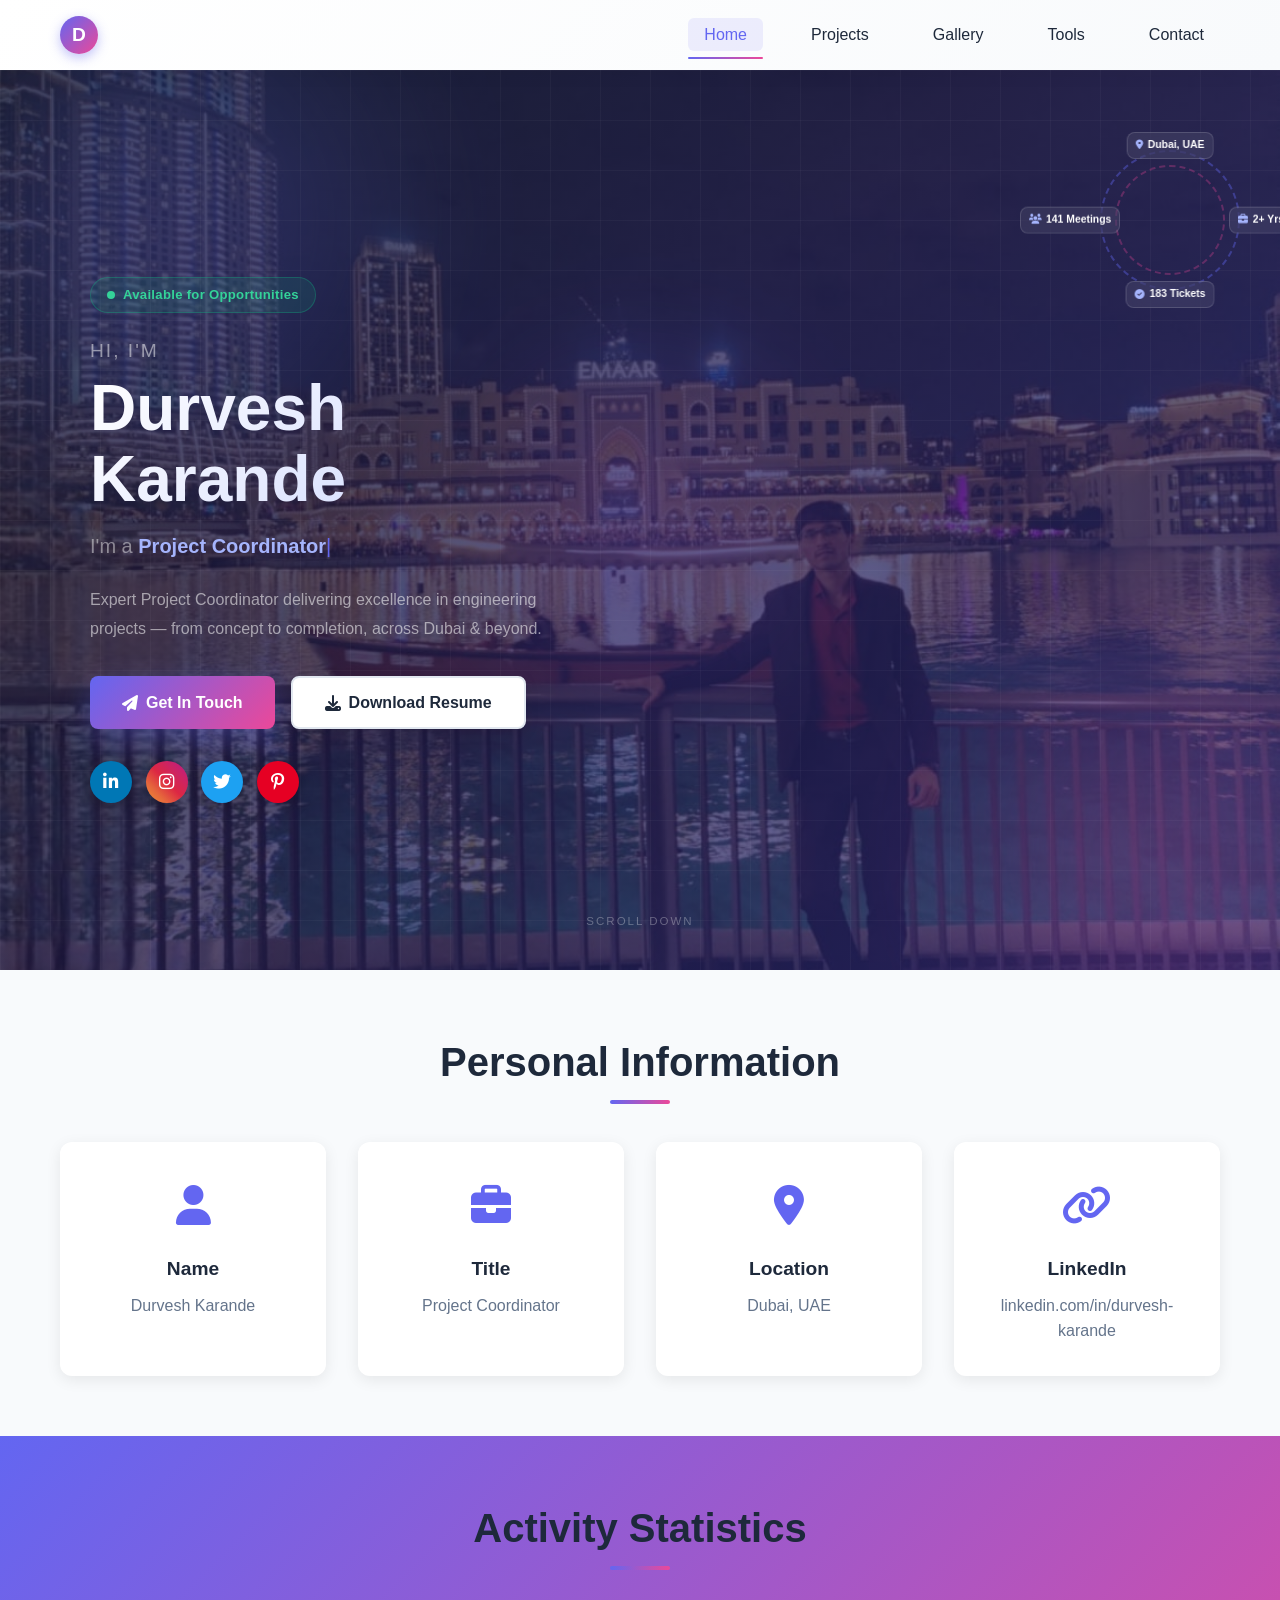
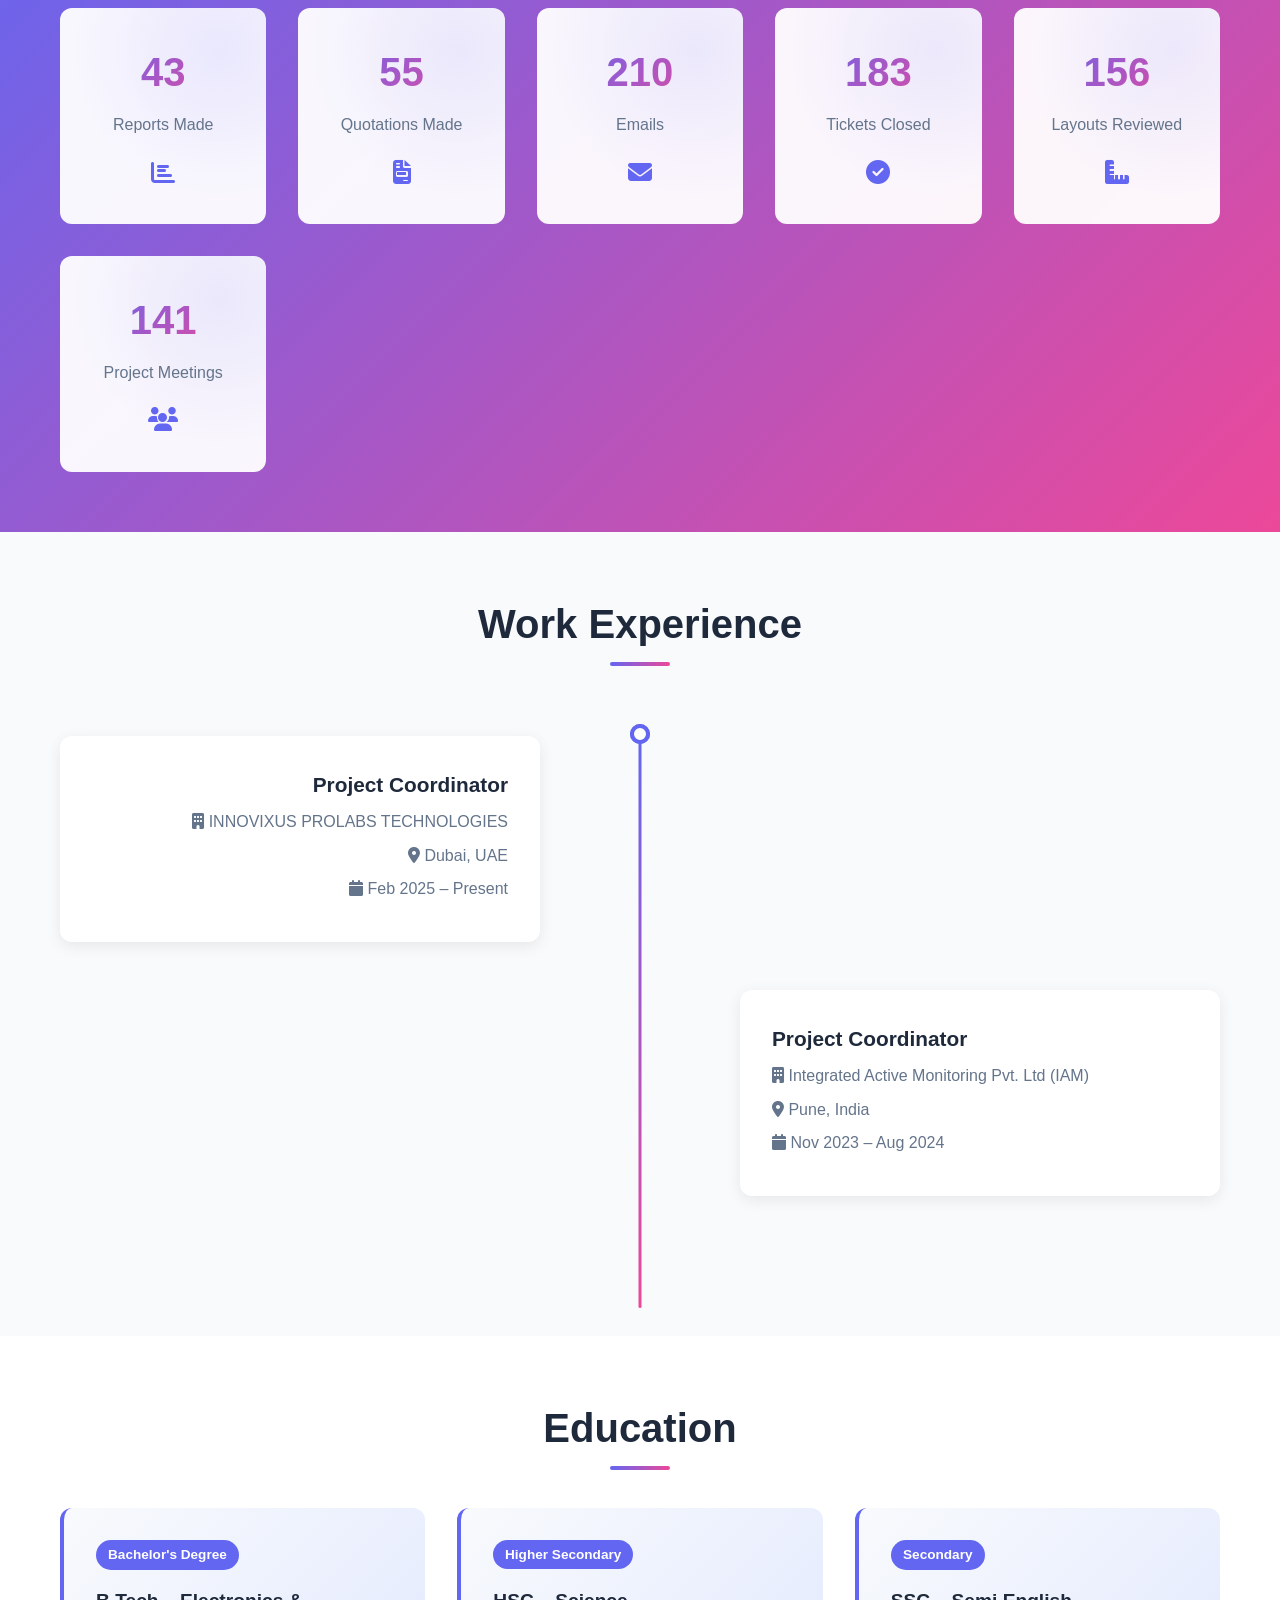
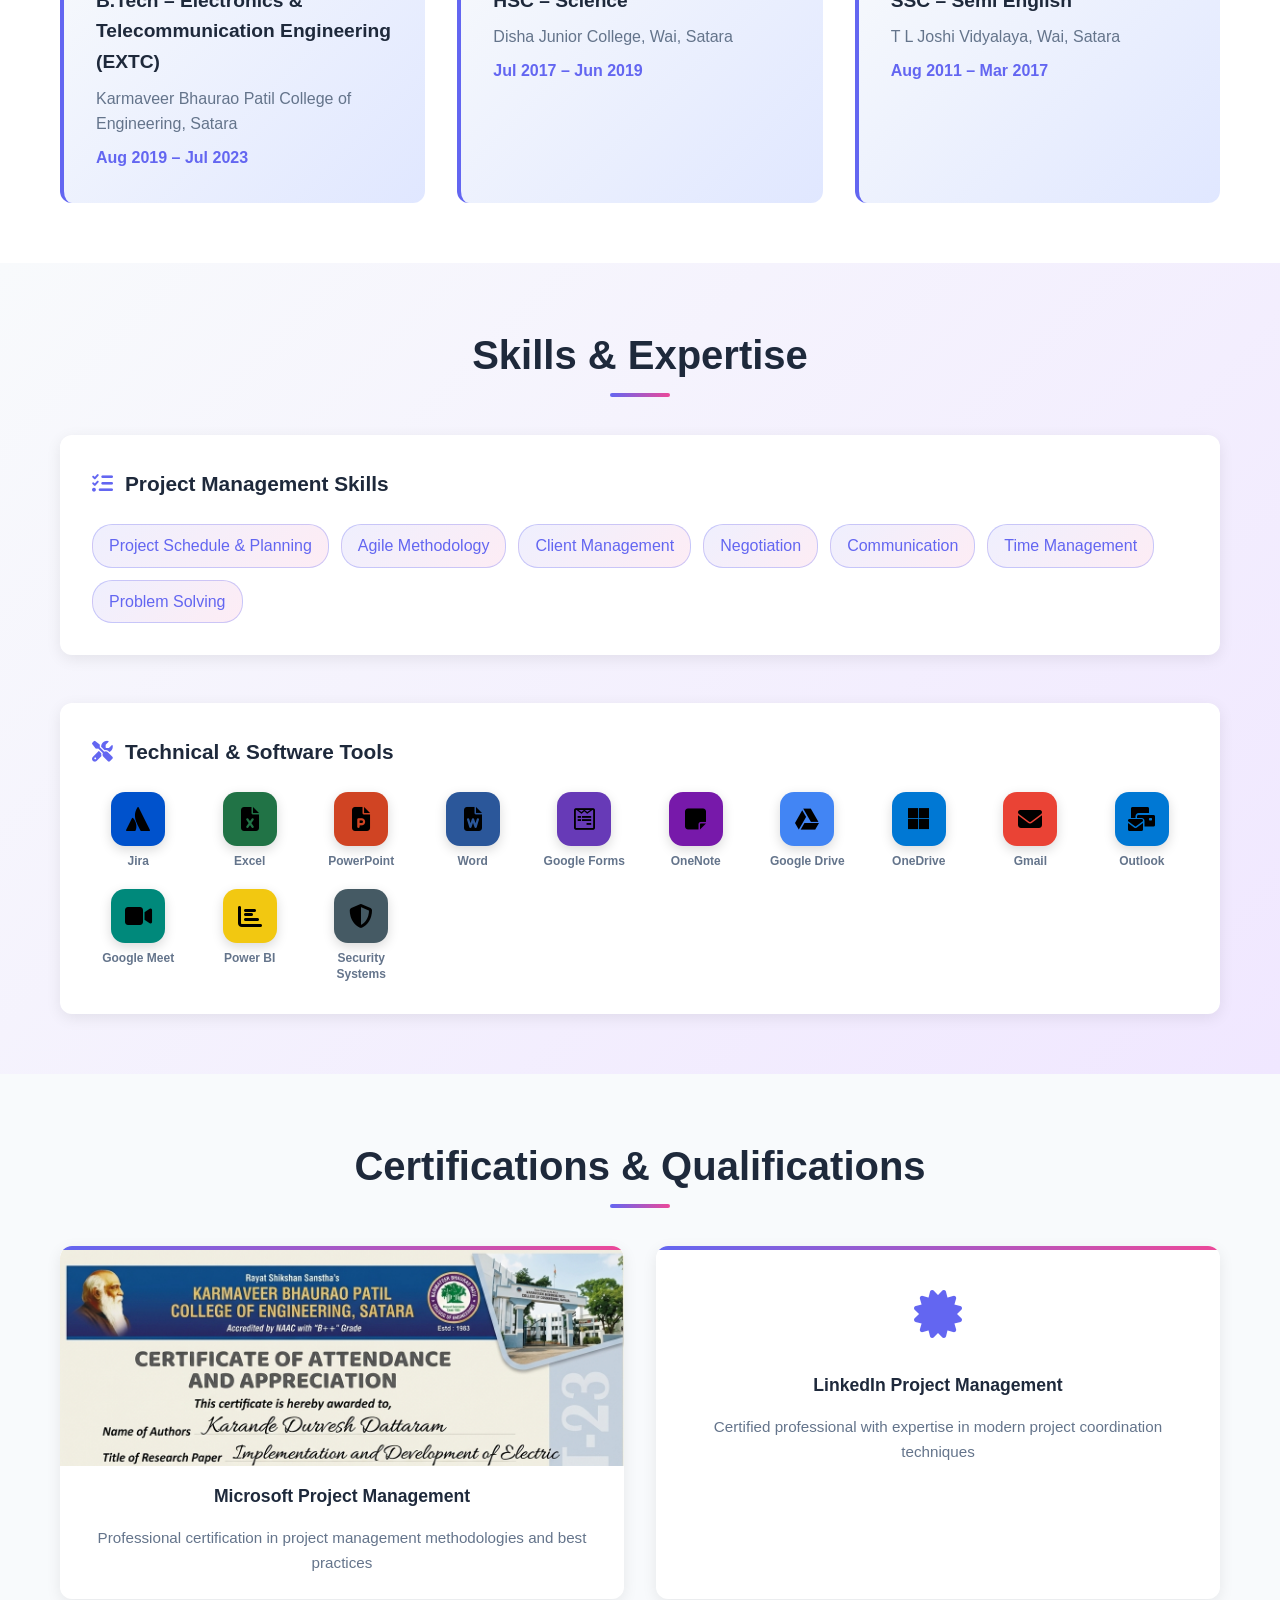
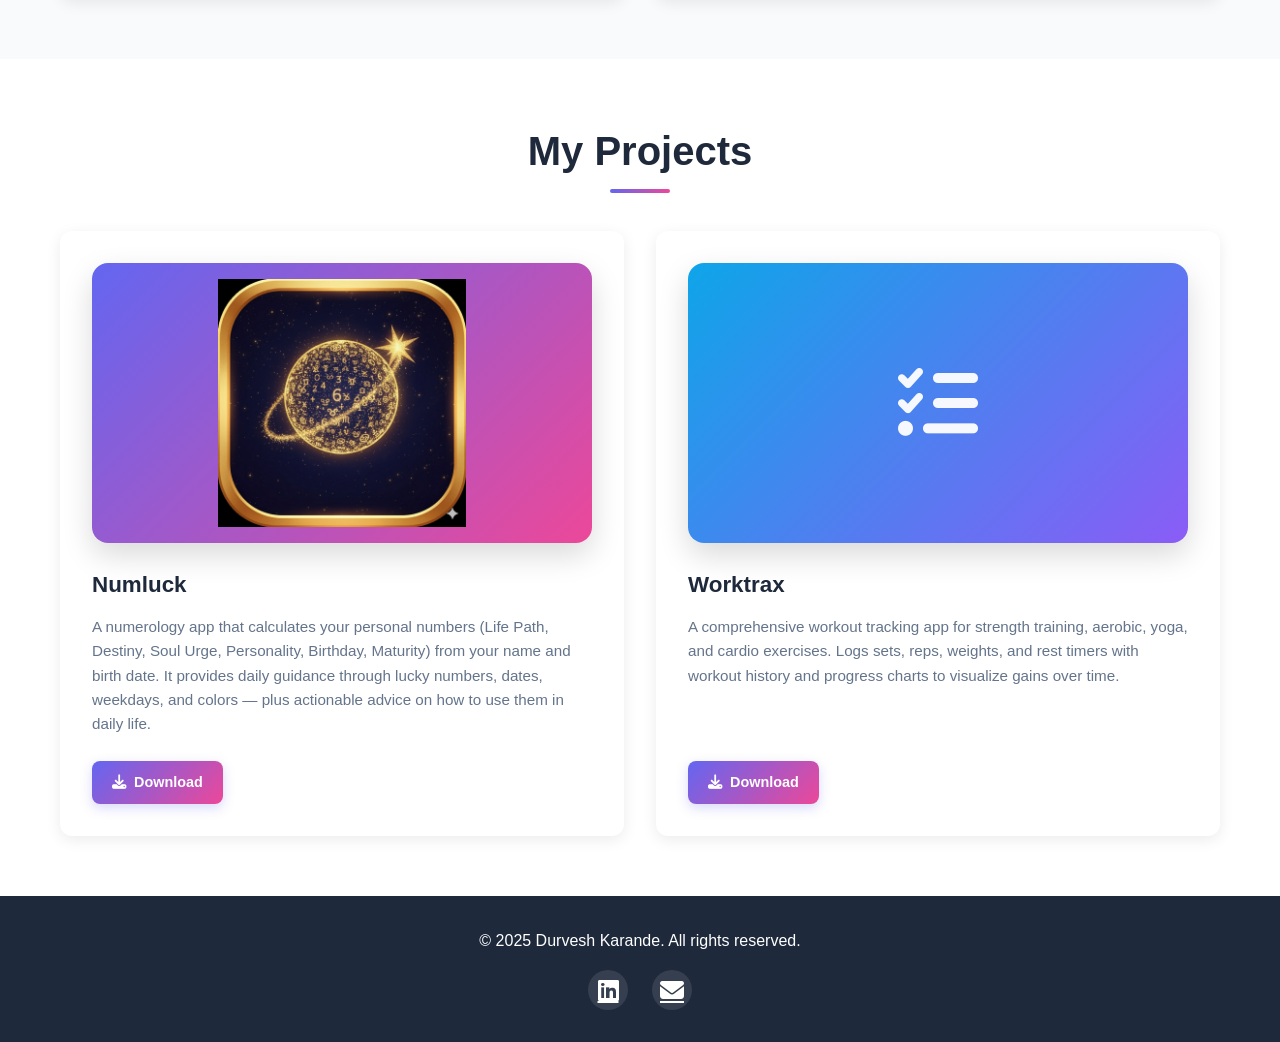
<file: index.html>
<!DOCTYPE html>
<html lang="en">
<head>
    <meta charset="UTF-8">
    <meta name="viewport" content="width=device-width, initial-scale=1.0">
    <title>Durvesh Karande - Project Coordinator Portfolio</title>
    <link rel="stylesheet" href="css/style.css">
    <link rel="stylesheet" href="https://cdnjs.cloudflare.com/ajax/libs/font-awesome/6.4.0/css/all.min.css">
</head>
<body>
    <!-- Navigation Bar -->
    <nav class="navbar">
        <div class="nav-container">
            <div class="logo">
                <span class="logo-icon">D</span>
            </div>
            <ul class="nav-menu">
                <li class="nav-item">
                    <a href="index.html" class="nav-link active">Home</a>
                </li>
                <li class="nav-item dropdown">
                    <a href="https://durvesh-karande.github.io/Worktrax/" class="nav-link">Projects</a>
                    <div class="dropdown-content">
                        <a href="https://durvesh-karande.github.io/Numluck/">Numluck - App</a>
                        <a href="https://durvesh-karande.github.io/Worktrax/">Worktrax - App</a>
                    </div>
                </li>
                <li class="nav-item">
                    <a href="gallery.html" class="nav-link">Gallery</a>
                </li>
                <li class="nav-item">
                    <a href="https://durvesh-karande.github.io/Tools-for-Fools/" class="nav-link" target="_blank" rel="noopener noreferrer">Tools</a>
                </li>
                <li class="nav-item">
                    <a href="contact.html" class="nav-link">Contact</a>
                </li>
            </ul>
            <div class="hamburger">
                <span></span>
                <span></span>
                <span></span>
            </div>
        </div>
    </nav>

    <!-- Hero Section -->
    <section class="hero">
        <!-- Animated background -->
        <div class="hero-bg">
            <div class="hero-blob blob-1"></div>
            <div class="hero-blob blob-2"></div>
            <div class="hero-blob blob-3"></div>
            <div class="hero-grid-overlay"></div>
        </div>

        <div class="hero-container">

            <!-- LEFT: Text Content -->
            <div class="hero-left">
                <div class="hero-available">
                    <span class="avail-dot"></span>
                    Available for Opportunities
                </div>

                <h1 class="hero-title">
                    <span class="hero-hi">Hi, I'm</span>
                    <span class="hero-name">Durvesh<br>Karande</span>
                </h1>

                <div class="hero-role-wrap">
                    <span class="role-prefix">I'm a </span>
                    <span class="hero-typed" id="heroTyped"></span><span class="hero-cursor">|</span>
                </div>

                <p class="hero-bio">Expert Project Coordinator delivering excellence in engineering projects — from concept to completion, across Dubai & beyond.</p>

                <div class="hero-buttons">
                    <a href="contact.html" class="btn btn-primary">
                        <i class="fas fa-paper-plane"></i> Get In Touch
                    </a>
                    <a href="images/Qulification Documents/Resume - Durvesh Karande .pdf" download class="btn btn-resume">
                        <i class="fas fa-download"></i> Download Resume
                    </a>
                </div>

                <div class="hero-social">
                    <a href="https://linkedin.com/in/durvesh-karande" target="_blank" class="hero-social-icon linkedin" title="LinkedIn">
                        <i class="fab fa-linkedin-in"></i>
                    </a>
                    <a href="https://www.instagram.com/durveshxo" target="_blank" rel="noopener noreferrer" class="hero-social-icon instagram" title="Instagram">
                        <i class="fab fa-instagram"></i>
                    </a>
                    <a href="https://x.com/Durvesh_23" target="_blank" rel="noopener noreferrer" class="hero-social-icon twitter" title="Twitter / X">
                        <i class="fab fa-twitter"></i>
                    </a>
                    <a href="https://in.pinterest.com/durveshkarande_23/" target="_blank" rel="noopener noreferrer" class="hero-social-icon pinterest" title="Pinterest">
                        <i class="fab fa-pinterest-p"></i>
                    </a>
                </div>
            </div>

        </div>

        <!-- Rings + floating stats in top-right corner -->
        <div class="hero-corner-widget">
            <div class="hero-visual">
                <div class="ring ring-1"></div>
                <div class="ring ring-2"></div>
                <div class="hcs-item hcs-top"><i class="fas fa-map-marker-alt"></i><span>Dubai, UAE</span></div>
                <div class="hcs-item hcs-right"><i class="fas fa-briefcase"></i><span>2+ Yrs Exp</span></div>
                <div class="hcs-item hcs-bottom"><i class="fas fa-check-circle"></i><span>183 Tickets</span></div>
                <div class="hcs-item hcs-left"><i class="fas fa-users"></i><span>141 Meetings</span></div>
            </div>
        </div>

        <!-- Scroll hint -->
        <div class="hero-scroll">
            <span>Scroll Down</span>
            <div class="scroll-line"></div>
        </div>
    </section>

    <!-- Personal Info Section -->
    <section class="section personal-info">
        <div class="container">
            <h2 class="section-title">Personal Information</h2>
            <div class="info-grid">
                <div class="info-card">
                    <div class="info-icon">
                        <i class="fas fa-user"></i>
                    </div>
                    <h3>Name</h3>
                    <p>Durvesh Karande</p>
                </div>
                <div class="info-card">
                    <div class="info-icon">
                        <i class="fas fa-briefcase"></i>
                    </div>
                    <h3>Title</h3>
                    <p>Project Coordinator</p>
                </div>
                <div class="info-card">
                    <div class="info-icon">
                        <i class="fas fa-map-marker-alt"></i>
                    </div>
                    <h3>Location</h3>
                    <p>Dubai, UAE</p>
                </div>
                <div class="info-card">
                    <div class="info-icon">
                        <i class="fas fa-link"></i>
                    </div>
                    <h3>LinkedIn</h3>
                    <a href="https://linkedin.com/in/durvesh-karande" target="_blank">linkedin.com/in/durvesh-karande</a>
                </div>
            </div>
        </div>
    </section>

    <!-- Activity Stats Section -->
    <section class="section activity-stats">
        <div class="container">
            <h2 class="section-title">Activity Statistics</h2>
            <div class="stats-grid">
                <div class="stat-card">
                    <div class="stat-number" data-target="43">0</div>
                    <div class="stat-label">Reports Made</div>
                    <div class="stat-icon"><i class="fas fa-chart-bar"></i></div>
                </div>
                <div class="stat-card">
                    <div class="stat-number" data-target="55">0</div>
                    <div class="stat-label">Quotations Made</div>
                    <div class="stat-icon"><i class="fas fa-file-invoice"></i></div>
                </div>
                <div class="stat-card">
                    <div class="stat-number" data-target="210">0</div>
                    <div class="stat-label">Emails</div>
                    <div class="stat-icon"><i class="fas fa-envelope"></i></div>
                </div>
                <div class="stat-card">
                    <div class="stat-number" data-target="183">0</div>
                    <div class="stat-label">Tickets Closed</div>
                    <div class="stat-icon"><i class="fas fa-check-circle"></i></div>
                </div>
                <div class="stat-card">
                    <div class="stat-number" data-target="156">0</div>
                    <div class="stat-label">Layouts Reviewed</div>
                    <div class="stat-icon"><i class="fas fa-ruler-combined"></i></div>
                </div>
                <div class="stat-card">
                    <div class="stat-number" data-target="141">0</div>
                    <div class="stat-label">Project Meetings</div>
                    <div class="stat-icon"><i class="fas fa-users"></i></div>
                </div>
            </div>
        </div>
    </section>

    <!-- Work Experience Section -->
    <section class="section work-experience">
        <div class="container">
            <h2 class="section-title">Work Experience</h2>
            <div class="timeline">
                <div class="timeline-item">
                    <div class="timeline-marker"></div>
                    <div class="timeline-content">
                        <h3>Project Coordinator</h3>
                        <p class="company"><i class="fas fa-building"></i> INNOVIXUS PROLABS TECHNOLOGIES</p>
                        <p class="location"><i class="fas fa-map-marker-alt"></i> Dubai, UAE</p>
                        <p class="duration"><i class="fas fa-calendar"></i> Feb 2025 – Present</p>
                    </div>
                </div>
                <div class="timeline-item">
                    <div class="timeline-marker"></div>
                    <div class="timeline-content">
                        <h3>Project Coordinator</h3>
                        <p class="company"><i class="fas fa-building"></i> Integrated Active Monitoring Pvt. Ltd (IAM)</p>
                        <p class="location"><i class="fas fa-map-marker-alt"></i> Pune, India</p>
                        <p class="duration"><i class="fas fa-calendar"></i> Nov 2023 – Aug 2024</p>
                    </div>
                </div>
            </div>
        </div>
    </section>

    <!-- Education Section -->
    <section class="section education">
        <div class="container">
            <h2 class="section-title">Education</h2>
            <div class="education-grid">
                <div class="education-card">
                    <div class="education-level">Bachelor's Degree</div>
                    <h3>B.Tech – Electronics & Telecommunication Engineering (EXTC)</h3>
                    <p class="institution">Karmaveer Bhaurao Patil College of Engineering, Satara</p>
                    <p class="period">Aug 2019 – Jul 2023</p>
                </div>
                <div class="education-card">
                    <div class="education-level">Higher Secondary</div>
                    <h3>HSC – Science</h3>
                    <p class="institution">Disha Junior College, Wai, Satara</p>
                    <p class="period">Jul 2017 – Jun 2019</p>
                </div>
                <div class="education-card">
                    <div class="education-level">Secondary</div>
                    <h3>SSC – Semi English</h3>
                    <p class="institution">T L Joshi Vidyalaya, Wai, Satara</p>
                    <p class="period">Aug 2011 – Mar 2017</p>
                </div>
            </div>
        </div>
    </section>

    <!-- Skills Section -->
    <section class="section skills">
        <div class="container">
            <h2 class="section-title">Skills & Expertise</h2>

            <div class="skills-container">
                <div class="skill-category">
                    <h3><i class="fas fa-tasks"></i> Project Management Skills</h3>
                    <div class="skill-tags">
                        <span class="skill-tag">Project Schedule & Planning</span>
                        <span class="skill-tag">Agile Methodology</span>
                        <span class="skill-tag">Client Management</span>
                        <span class="skill-tag">Negotiation</span>
                        <span class="skill-tag">Communication</span>
                        <span class="skill-tag">Time Management</span>
                        <span class="skill-tag">Problem Solving</span>
                    </div>
                </div>

                <div class="skill-category">
                    <h3><i class="fas fa-tools"></i> Technical & Software Tools</h3>
                    <div class="tools-icon-grid">
                        <div class="tool-icon-card">
                            <div class="tool-icon-wrap" style="background:#0052CC;">
                                <i class="fab fa-atlassian"></i>
                            </div>
                            <span>Jira</span>
                        </div>
                        <div class="tool-icon-card">
                            <div class="tool-icon-wrap" style="background:#217346;">
                                <i class="fas fa-file-excel"></i>
                            </div>
                            <span>Excel</span>
                        </div>
                        <div class="tool-icon-card">
                            <div class="tool-icon-wrap" style="background:#D04423;">
                                <i class="fas fa-file-powerpoint"></i>
                            </div>
                            <span>PowerPoint</span>
                        </div>
                        <div class="tool-icon-card">
                            <div class="tool-icon-wrap" style="background:#2B579A;">
                                <i class="fas fa-file-word"></i>
                            </div>
                            <span>Word</span>
                        </div>
                        <div class="tool-icon-card">
                            <div class="tool-icon-wrap" style="background:#673AB7;">
                                <i class="fab fa-wpforms"></i>
                            </div>
                            <span>Google Forms</span>
                        </div>
                        <div class="tool-icon-card">
                            <div class="tool-icon-wrap" style="background:#7719AA;">
                                <i class="fas fa-sticky-note"></i>
                            </div>
                            <span>OneNote</span>
                        </div>
                        <div class="tool-icon-card">
                            <div class="tool-icon-wrap" style="background:#4285F4;">
                                <i class="fab fa-google-drive"></i>
                            </div>
                            <span>Google Drive</span>
                        </div>
                        <div class="tool-icon-card">
                            <div class="tool-icon-wrap" style="background:#0078D4;">
                                <i class="fab fa-microsoft"></i>
                            </div>
                            <span>OneDrive</span>
                        </div>
                        <div class="tool-icon-card">
                            <div class="tool-icon-wrap" style="background:#EA4335;">
                                <i class="fas fa-envelope"></i>
                            </div>
                            <span>Gmail</span>
                        </div>
                        <div class="tool-icon-card">
                            <div class="tool-icon-wrap" style="background:#0078D4;">
                                <i class="fas fa-mail-bulk"></i>
                            </div>
                            <span>Outlook</span>
                        </div>
                        <div class="tool-icon-card">
                            <div class="tool-icon-wrap" style="background:#00897B;">
                                <i class="fas fa-video"></i>
                            </div>
                            <span>Google Meet</span>
                        </div>
                        <div class="tool-icon-card">
                            <div class="tool-icon-wrap" style="background:#F2C811;">
                                <i class="fas fa-chart-bar" style="color:#000;"></i>
                            </div>
                            <span>Power BI</span>
                        </div>
                        <div class="tool-icon-card">
                            <div class="tool-icon-wrap" style="background:#455A64;">
                                <i class="fas fa-shield-alt"></i>
                            </div>
                            <span>Security Systems</span>
                        </div>
                    </div>
                </div>
            </div>
        </div>
    </section>

    <!-- Certifications Section -->
    <section class="section certifications">
        <div class="container">
            <h2 class="section-title">Certifications & Qualifications</h2>
            <div class="certifications-grid">
                <div class="cert-card cert-card-img">
                    <a href="images/Qulification Documents/Project Certificate Clean.png" target="_blank" rel="noopener noreferrer">
                        <img src="images/Qulification Documents/Project Certificate Clean.png" alt="Microsoft Project Management Certificate" class="cert-image" />
                    </a>
                    <h3>Microsoft Project Management</h3>
                    <p>Professional certification in project management methodologies and best practices</p>
                </div>
                <div class="cert-card">
                    <div class="cert-icon">
                        <i class="fas fa-certificate"></i>
                    </div>
                    <h3>LinkedIn Project Management</h3>
                    <p>Certified professional with expertise in modern project coordination techniques</p>
                </div>
            </div>
        </div>
    </section>

    <!-- Projects Section -->
    <section class="section projects">
        <div class="container">
            <h2 class="section-title">My Projects</h2>
            <div class="projects-grid">
                <article class="project-card">
                    <div class="project-cover project-cover-numluck">
                        <img src="images/Projects/Numluck Icon.png" alt="Numluck app icon" class="project-cover-img" onerror="this.style.display='none'; this.nextElementSibling.style.display='block';">
                        <i class="fas fa-dice project-cover-icon" style="display:none;"></i>
                    </div>
                    <h3>Numluck</h3>
                    <p>A numerology app that calculates your personal numbers (Life Path, Destiny, Soul Urge, Personality, Birthday, Maturity) from your name and birth date. It provides daily guidance through lucky numbers, dates, weekdays, and colors — plus actionable advice on how to use them in daily life.</p>
                    <div class="project-actions">
                        <a href="#" class="project-action-btn" title="Download">
                            <i class="fas fa-download"></i>
                            <span>Download</span>
                        </a>
                    </div>
                </article>
                <article class="project-card">
                    <div class="project-cover project-cover-worktrax">
                        <i class="fas fa-tasks project-cover-icon"></i>
                    </div>
                    <h3>Worktrax</h3>
                    <p>A comprehensive workout tracking app for strength training, aerobic, yoga, and cardio exercises. Logs sets, reps, weights, and rest timers with workout history and progress charts to visualize gains over time.</p>
                    <div class="project-actions">
                        <a href="https://durvesh-karande.github.io/Worktrax/" target="_blank" rel="noopener noreferrer" class="project-action-btn" title="Download">
                            <i class="fas fa-download"></i>
                            <span>Download</span>
                        </a>
                    </div>
                </article>
            </div>
        </div>
    </section>

    <!-- Footer -->
    <footer class="footer">
        <div class="container">
            <p>&copy; 2025 Durvesh Karande. All rights reserved.</p>
            <div class="social-links">
                <a href="https://linkedin.com/in/durvesh-karande" target="_blank"><i class="fab fa-linkedin"></i></a>
                <a href="mailto:hello@durvesh.com"><i class="fas fa-envelope"></i></a>
            </div>
        </div>
    </footer>

    <script src="js/script.js"></script>
</body>
</html>
</file>
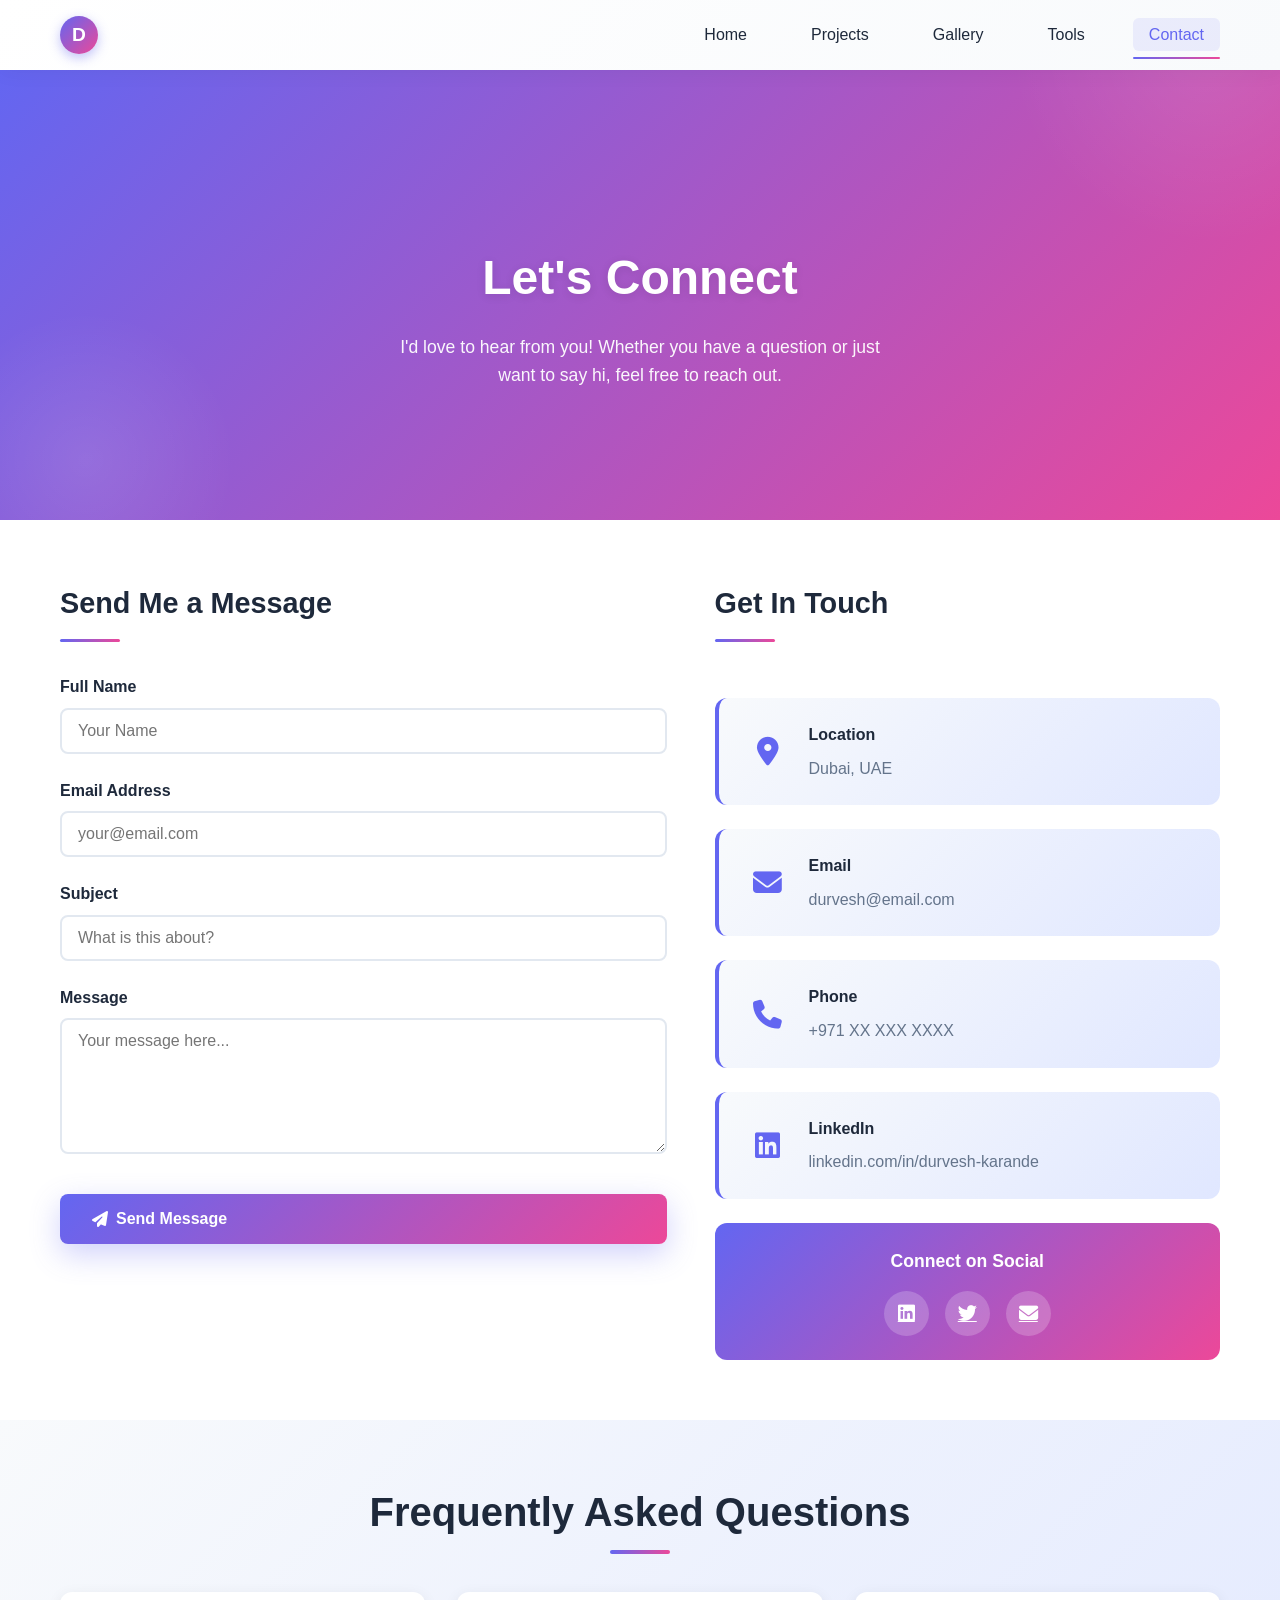
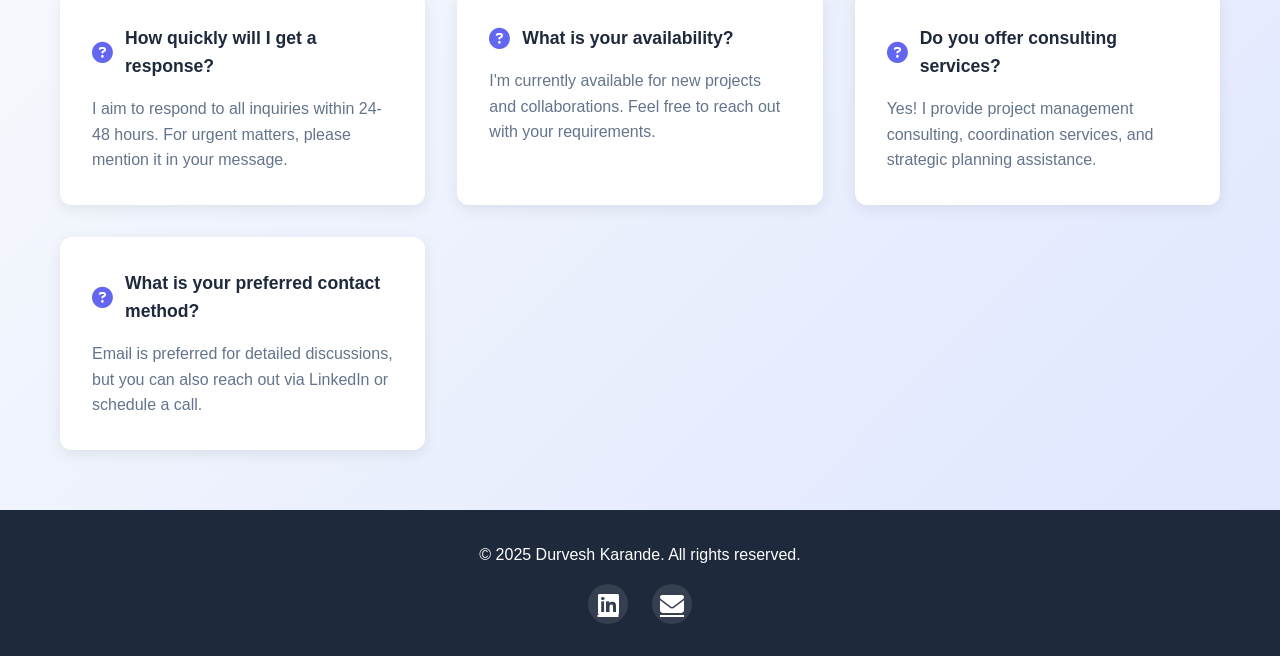
<file: contact.html>
<!DOCTYPE html>
<html lang="en">
<head>
    <meta charset="UTF-8">
    <meta name="viewport" content="width=device-width, initial-scale=1.0">
    <title>Contact - Durvesh Karande</title>
    <link rel="stylesheet" href="css/style.css">
    <link rel="stylesheet" href="https://cdnjs.cloudflare.com/ajax/libs/font-awesome/6.4.0/css/all.min.css">
</head>
<body>
    <!-- Navigation Bar -->
    <nav class="navbar">
        <div class="nav-container">
            <div class="logo">
                <span class="logo-icon">D</span>
            </div>
            <ul class="nav-menu">
                <li class="nav-item">
                    <a href="index.html" class="nav-link">Home</a>
                </li>
                <li class="nav-item dropdown">
                    <a href="https://durvesh-karande.github.io/Worktrax/" class="nav-link">Projects</a>
                    <div class="dropdown-content">
                        <a href="#">Numluck</a>
                        <a href="https://durvesh-karande.github.io/Worktrax/">Worktrax</a>
                    </div>
                </li>
                <li class="nav-item">
                    <a href="gallery.html" class="nav-link">Gallery</a>
                </li>
                <li class="nav-item">
                    <a href="https://durvesh-karande.github.io/Tools-for-Fools/" class="nav-link" target="_blank" rel="noopener noreferrer">Tools</a>
                </li>
                <li class="nav-item">
                    <a href="contact.html" class="nav-link active">Contact</a>
                </li>
            </ul>
            <div class="hamburger">
                <span></span>
                <span></span>
                <span></span>
            </div>
        </div>
    </nav>

    <!-- Hero Section -->
    <section class="contact-hero">
        <div class="contact-hero-content">
            <h1>Let's Connect</h1>
            <p>I'd love to hear from you! Whether you have a question or just want to say hi, feel free to reach out.</p>
        </div>
    </section>

    <!-- Contact Content Section -->
    <section class="section contact-section">
        <div class="container">
            <div class="contact-container">
                <!-- Contact Form -->
                <div class="contact-form-wrapper">
                    <h2>Send Me a Message</h2>
                    <form id="contactForm" class="contact-form">
                        <div class="form-group">
                            <label for="name">Full Name</label>
                            <input type="text" id="name" name="name" placeholder="Your Name" required>
                        </div>

                        <div class="form-group">
                            <label for="email">Email Address</label>
                            <input type="email" id="email" name="email" placeholder="your@email.com" required>
                        </div>

                        <div class="form-group">
                            <label for="subject">Subject</label>
                            <input type="text" id="subject" name="subject" placeholder="What is this about?" required>
                        </div>

                        <div class="form-group">
                            <label for="message">Message</label>
                            <textarea id="message" name="message" placeholder="Your message here..." rows="6" required></textarea>
                        </div>

                        <button type="submit" class="btn btn-primary contact-submit">
                            <i class="fas fa-paper-plane"></i> Send Message
                        </button>
                    </form>
                </div>

                <!-- Contact Info -->
                <div class="contact-info-wrapper">
                    <h2>Get In Touch</h2>

                    <div class="contact-info-card">
                        <div class="contact-info-icon">
                            <i class="fas fa-map-marker-alt"></i>
                        </div>
                        <div class="contact-info-content">
                            <h3>Location</h3>
                            <p>Dubai, UAE</p>
                        </div>
                    </div>

                    <div class="contact-info-card">
                        <div class="contact-info-icon">
                            <i class="fas fa-envelope"></i>
                        </div>
                        <div class="contact-info-content">
                            <h3>Email</h3>
                            <a href="mailto:durvesh@email.com">durvesh@email.com</a>
                        </div>
                    </div>

                    <div class="contact-info-card">
                        <div class="contact-info-icon">
                            <i class="fas fa-phone"></i>
                        </div>
                        <div class="contact-info-content">
                            <h3>Phone</h3>
                            <a href="tel:+971XXXXXXXXX">+971 XX XXX XXXX</a>
                        </div>
                    </div>

                    <div class="contact-info-card">
                        <div class="contact-info-icon">
                            <i class="fab fa-linkedin"></i>
                        </div>
                        <div class="contact-info-content">
                            <h3>LinkedIn</h3>
                            <a href="https://linkedin.com/in/durvesh-karande" target="_blank">linkedin.com/in/durvesh-karande</a>
                        </div>
                    </div>

                    <div class="social-links-contact">
                        <h3>Connect on Social</h3>
                        <div class="social-icons">
                            <a href="https://linkedin.com/in/durvesh-karande" target="_blank" title="LinkedIn">
                                <i class="fab fa-linkedin"></i>
                            </a>
                            <a href="https://twitter.com" target="_blank" title="Twitter">
                                <i class="fab fa-twitter"></i>
                            </a>
                            <a href="mailto:durvesh@email.com" title="Email">
                                <i class="fas fa-envelope"></i>
                            </a>
                        </div>
                    </div>
                </div>
            </div>
        </div>
    </section>

    <!-- FAQ Section -->
    <section class="section contact-faq">
        <div class="container">
            <h2 class="section-title">Frequently Asked Questions</h2>
            <div class="faq-grid">
                <div class="faq-item">
                    <h3><i class="fas fa-question-circle"></i> How quickly will I get a response?</h3>
                    <p>I aim to respond to all inquiries within 24-48 hours. For urgent matters, please mention it in your message.</p>
                </div>

                <div class="faq-item">
                    <h3><i class="fas fa-question-circle"></i> What is your availability?</h3>
                    <p>I'm currently available for new projects and collaborations. Feel free to reach out with your requirements.</p>
                </div>

                <div class="faq-item">
                    <h3><i class="fas fa-question-circle"></i> Do you offer consulting services?</h3>
                    <p>Yes! I provide project management consulting, coordination services, and strategic planning assistance.</p>
                </div>

                <div class="faq-item">
                    <h3><i class="fas fa-question-circle"></i> What is your preferred contact method?</h3>
                    <p>Email is preferred for detailed discussions, but you can also reach out via LinkedIn or schedule a call.</p>
                </div>
            </div>
        </div>
    </section>

    <!-- Footer -->
    <footer class="footer">
        <div class="container">
            <p>&copy; 2025 Durvesh Karande. All rights reserved.</p>
            <div class="social-links">
                <a href="https://linkedin.com/in/durvesh-karande" target="_blank"><i class="fab fa-linkedin"></i></a>
                <a href="mailto:durvesh@email.com"><i class="fas fa-envelope"></i></a>
            </div>
        </div>
    </footer>

    <script src="js/script.js"></script>
</body>
</html>
</file>
<file: css/style.css>
/* ===== Root Variables ===== */
:root {
    --primary-color: #6366f1;
    --secondary-color: #ec4899;
    --dark-bg: #0f172a;
    --light-bg: #f8fafc;
    --text-dark: #1e293b;
    --text-light: #64748b;
    --border-color: #e2e8f0;
    --success-color: #10b981;
    --transition: all 0.3s ease;
}

/* ===== Global Styles ===== */
* {
    margin: 0;
    padding: 0;
    box-sizing: border-box;
}

html {
    scroll-behavior: smooth;
}

body {
    font-family: 'Segoe UI', Tahoma, Geneva, Verdana, sans-serif;
    color: var(--text-dark);
    background-color: #fff;
    line-height: 1.6;
    overflow-x: hidden;
}

.container {
    max-width: 1200px;
    margin: 0 auto;
    padding: 0 20px;
}

/* ===== Navigation Bar ===== */
.navbar {
    position: sticky;
    top: 0;
    background: linear-gradient(135deg, #ffffff 0%, #f8fafc 100%);
    backdrop-filter: blur(10px);
    box-shadow: 0 2px 20px rgba(0, 0, 0, 0.05);
    z-index: 1000;
    padding: 1rem 0;
}

.nav-container {
    max-width: 1200px;
    margin: 0 auto;
    padding: 0 20px;
    display: flex;
    justify-content: space-between;
    align-items: center;
}

.logo {
    font-size: 1.4rem;
    font-weight: 700;
    background: linear-gradient(135deg, var(--primary-color), var(--secondary-color));
    -webkit-background-clip: text;
    -webkit-text-fill-color: transparent;
    background-clip: text;
    display: flex;
    align-items: center;
    gap: 10px;
}

.logo-icon {
    width: 38px;
    height: 38px;
    background: linear-gradient(135deg, var(--primary-color), var(--secondary-color));
    border-radius: 50%;
    display: flex;
    align-items: center;
    justify-content: center;
    font-size: 1.2rem;
    font-weight: 800;
    color: white;
    -webkit-text-fill-color: white;
    flex-shrink: 0;
    box-shadow: 0 4px 12px rgba(99, 102, 241, 0.4);
}

.nav-menu {
    display: flex;
    list-style: none;
    gap: 2rem;
    align-items: center;
}

.nav-item {
    position: relative;
}

.nav-link {
    text-decoration: none;
    color: var(--text-dark);
    font-weight: 500;
    padding: 0.5rem 1rem;
    border-radius: 6px;
    transition: var(--transition);
    position: relative;
}

.nav-link:hover,
.nav-link.active {
    color: var(--primary-color);
    background-color: rgba(99, 102, 241, 0.1);
}

.nav-link.active::after {
    content: '';
    position: absolute;
    bottom: -8px;
    left: 0;
    right: 0;
    height: 2px;
    background: linear-gradient(90deg, var(--primary-color), var(--secondary-color));
    border-radius: 2px;
}

/* Dropdown Menu */
.dropdown {
    position: relative;
}

.dropdown-content {
    display: none;
    position: absolute;
    background-color: white;
    min-width: 200px;
    box-shadow: 0 8px 32px rgba(0, 0, 0, 0.1);
    padding: 0.5rem 0;
    border-radius: 8px;
    top: 100%;
    left: 0;
    border-top: 3px solid var(--primary-color);
    animation: slideDown 0.3s ease;
}

@keyframes slideDown {
    from {
        opacity: 0;
        transform: translateY(-10px);
    }
    to {
        opacity: 1;
        transform: translateY(0);
    }
}

.dropdown:hover .dropdown-content {
    display: block;
}

.dropdown-content a {
    color: var(--text-dark);
    padding: 0.75rem 1.5rem;
    text-decoration: none;
    display: block;
    transition: var(--transition);
    border-left: 3px solid transparent;
}

.dropdown-content a:hover {
    background-color: rgba(99, 102, 241, 0.1);
    border-left-color: var(--primary-color);
    padding-left: 2rem;
}

.hamburger {
    display: none;
    flex-direction: column;
    cursor: pointer;
}

.hamburger span {
    width: 25px;
    height: 3px;
    background-color: var(--text-dark);
    margin: 5px 0;
    border-radius: 3px;
    transition: var(--transition);
}

/* ===== Hero Section ===== */
@keyframes fadeInUp {
    from { opacity: 0; transform: translateY(30px); }
    to   { opacity: 1; transform: translateY(0); }
}
@keyframes fadeInLeft {
    from { opacity: 0; transform: translateX(-40px); }
    to   { opacity: 1; transform: translateX(0); }
}
@keyframes fadeInRight {
    from { opacity: 0; transform: translateX(40px); }
    to   { opacity: 1; transform: translateX(0); }
}
@keyframes slideInRight {
    from { opacity: 0; transform: translateX(-50px); }
    to   { opacity: 1; transform: translateX(0); }
}
@keyframes slideInLeft {
    from { opacity: 0; transform: translateX(50px); }
    to   { opacity: 1; transform: translateX(0); }
}
@keyframes blobFloat {
    0%, 100% { transform: translate(0, 0) scale(1); }
    33%       { transform: translate(30px, -30px) scale(1.05); }
    66%       { transform: translate(-20px, 20px) scale(0.95); }
}
@keyframes rotateSlow {
    from { transform: rotate(0deg); }
    to   { transform: rotate(360deg); }
}
@keyframes rotateSlowReverse {
    from { transform: rotate(0deg); }
    to   { transform: rotate(-360deg); }
}
@keyframes floatCard {
    0%, 100% { transform: translateY(0); }
    50%       { transform: translateY(-8px); }
}
@keyframes cursorBlink {
    0%, 100% { opacity: 1; }
    50%       { opacity: 0; }
}
@keyframes scrollPulse {
    0%, 100% { height: 0; opacity: 1; }
    100%      { height: 40px; opacity: 0; }
}
@keyframes availPulse {
    0%, 100% { transform: scale(1); opacity: 1; }
    50%       { transform: scale(1.6); opacity: 0.4; }
}

.hero {
    position: relative;
    min-height: 100vh;
    display: flex;
    flex-direction: column;
    align-items: center;
    justify-content: center;
    overflow: hidden;
    background:
        linear-gradient(135deg, rgba(15,23,42,0.82) 0%, rgba(30,27,75,0.75) 45%, rgba(49,46,129,0.70) 100%),
        url('../images/Cover%20photo.jpg') 70% center / cover no-repeat;
    padding: 100px 20px 60px;
}

/* Background blobs */
.hero-bg {
    position: absolute;
    inset: 0;
    pointer-events: none;
    overflow: hidden;
}
.hero-blob {
    position: absolute;
    border-radius: 50%;
    filter: blur(80px);
    opacity: 0.25;
}
.blob-1 {
    width: 500px; height: 500px;
    background: radial-gradient(circle, #6366f1, transparent);
    top: -100px; left: -100px;
    animation: blobFloat 10s ease-in-out infinite;
}
.blob-2 {
    width: 400px; height: 400px;
    background: radial-gradient(circle, #ec4899, transparent);
    bottom: -80px; right: -80px;
    animation: blobFloat 13s ease-in-out infinite reverse;
}
.blob-3 {
    width: 300px; height: 300px;
    background: radial-gradient(circle, #8b5cf6, transparent);
    top: 50%; left: 50%;
    transform: translate(-50%, -50%);
    animation: blobFloat 8s ease-in-out infinite 2s;
}
.hero-grid-overlay {
    position: absolute; inset: 0;
    background-image:
        linear-gradient(rgba(255,255,255,0.03) 1px, transparent 1px),
        linear-gradient(90deg, rgba(255,255,255,0.03) 1px, transparent 1px);
    background-size: 50px 50px;
}

/* Main container */
.hero-container {
    position: relative;
    z-index: 10;
    display: flex;
    align-items: center;
    justify-content: center;
    gap: 5rem;
    max-width: 1100px;
    width: 100%;
}

/* LEFT side */
.hero-left {
    flex: 1;
    animation: fadeInLeft 0.9s ease both;
}

.hero-available {
    display: inline-flex;
    align-items: center;
    gap: 0.5rem;
    background: rgba(16,185,129,0.12);
    border: 1px solid rgba(16,185,129,0.3);
    color: #34d399;
    font-size: 0.82rem;
    font-weight: 600;
    padding: 0.4rem 1rem;
    border-radius: 50px;
    margin-bottom: 1.5rem;
    letter-spacing: 0.3px;
}
.avail-dot {
    width: 8px; height: 8px;
    background: #34d399;
    border-radius: 50%;
    animation: availPulse 2s ease-in-out infinite;
}

.hero-title {
    margin-bottom: 1rem;
}
.hero-hi {
    display: block;
    font-size: 1.2rem;
    font-weight: 500;
    color: rgba(255,255,255,0.5);
    letter-spacing: 2px;
    text-transform: uppercase;
    margin-bottom: 0.4rem;
}
.hero-name {
    display: block;
    font-size: 4rem;
    font-weight: 800;
    line-height: 1.1;
    background: linear-gradient(135deg, #fff 0%, #c7d2fe 50%, #f0abfc 100%);
    -webkit-background-clip: text;
    -webkit-text-fill-color: transparent;
    background-clip: text;
}

.hero-role-wrap {
    font-size: 1.25rem;
    color: rgba(255,255,255,0.6);
    margin-bottom: 1.5rem;
    font-weight: 400;
}
.role-prefix { color: rgba(255,255,255,0.45); }
.hero-typed {
    color: #a5b4fc;
    font-weight: 700;
}
.hero-cursor {
    color: #6366f1;
    font-weight: 300;
    animation: cursorBlink 0.8s step-end infinite;
}

.hero-bio {
    font-size: 1rem;
    color: rgba(255,255,255,0.55);
    max-width: 480px;
    line-height: 1.8;
    margin-bottom: 2rem;
}

.hero-buttons {
    display: flex;
    gap: 1rem;
    flex-wrap: wrap;
    margin-bottom: 2rem;
    animation: fadeInUp 0.8s ease 0.4s both;
}

.hero-social {
    display: flex;
    gap: 0.85rem;
    animation: fadeInUp 0.8s ease 0.6s both;
}
.hero-social-icon {
    width: 42px; height: 42px;
    border-radius: 50%;
    display: flex; align-items: center; justify-content: center;
    font-size: 1.1rem;
    color: white;
    text-decoration: none;
    transition: var(--transition);
    box-shadow: 0 4px 15px rgba(0,0,0,0.25);
}
.hero-social-icon.linkedin  { background: #0077b5; }
.hero-social-icon.instagram { background: linear-gradient(45deg,#f09433,#e6683c,#dc2743,#cc2366,#bc1888); }
.hero-social-icon.twitter   { background: #1da1f2; }
.hero-social-icon.pinterest { background: #e60023; }
.hero-social-icon:hover     { transform: translateY(-5px) scale(1.1); box-shadow: 0 8px 25px rgba(0,0,0,0.3); }

/* RIGHT side */
.hero-right {
    flex-shrink: 0;
    animation: fadeInRight 0.9s ease 0.2s both;
}

.hero-visual {
    position: relative;
    width: 340px; height: 340px;
    display: flex; align-items: center; justify-content: center;
}
.hero-corner-widget .hero-visual {
    width: 140px; height: 140px;
}

/* Rotating rings */
.ring {
    position: absolute;
    border-radius: 50%;
    border: 2px dashed rgba(99,102,241,0.4);
}
.ring-1 {
    width: 100%; height: 100%;
    animation: rotateSlow 12s linear infinite;
}
.ring-2 {
    width: 78%; height: 78%;
    border-color: rgba(236,72,153,0.3);
    animation: rotateSlowReverse 8s linear infinite;
}

/* Avatar */
.hero-avatar {
    width: 200px; height: 200px;
    background: linear-gradient(135deg, #6366f1 0%, #8b5cf6 50%, #ec4899 100%);
    border-radius: 50%;
    display: flex; align-items: center; justify-content: center;
    font-size: 100px;
    color: rgba(255,255,255,0.9);
    box-shadow:
        0 0 0 8px rgba(99,102,241,0.15),
        0 0 0 16px rgba(99,102,241,0.08),
        0 25px 60px rgba(99,102,241,0.4);
    z-index: 2;
}

/* Floating cards */
.hero-float-card {
    position: absolute;
    display: flex; align-items: center; gap: 0.5rem;
    background: rgba(255,255,255,0.08);
    backdrop-filter: blur(12px);
    border: 1px solid rgba(255,255,255,0.15);
    border-radius: 12px;
    padding: 0.5rem 0.9rem;
    font-size: 0.78rem;
    font-weight: 600;
    color: white;
    white-space: nowrap;
    z-index: 3;
    box-shadow: 0 8px 24px rgba(0,0,0,0.2);
}
.hero-float-card i { font-size: 0.85rem; color: #a5b4fc; }
.fc-1 { top: 145px; left: 20px;  animation: floatCard 3s ease-in-out infinite; }
.fc-2 { top: 145px; left: 26%;  animation: floatCard 3.5s ease-in-out infinite 0.5s; }
.fc-3 { top: 145px; left: 52%;  animation: floatCard 4s ease-in-out infinite 1s; }
.fc-4 { top: 145px; right: 20px; animation: floatCard 3.2s ease-in-out infinite 1.5s; }

/* Scroll hint */
/* Corner widget — rings + stats */
.hero-corner-widget {
    position: absolute;
    top: 80px;
    right: 40px;
    z-index: 10;
}
.hero-corner-widget .hero-visual {
    width: 140px;
    height: 140px;
}
.hcs-item {
    position: absolute;
    display: flex;
    align-items: center;
    gap: 5px;
    background: rgba(255,255,255,0.08);
    backdrop-filter: blur(10px);
    border: 1px solid rgba(255,255,255,0.15);
    border-radius: 8px;
    padding: 4px 8px;
    font-size: 0.65rem;
    font-weight: 600;
    color: white;
    white-space: nowrap;
    z-index: 3;
}
.hcs-item i { font-size: 0.62rem; color: #a5b4fc; }
.hcs-top    { top: -18px;  left: 50%; transform: translateX(-50%); animation: floatCard 3s ease-in-out infinite; }
.hcs-right  { top: 50%;   right: -75px; transform: translateY(-50%); animation: floatCard 3.5s ease-in-out infinite 0.5s; }
.hcs-bottom { bottom: -18px; left: 50%; transform: translateX(-50%); animation: floatCard 4s ease-in-out infinite 1s; }
.hcs-left   { top: 50%;   left: -80px; transform: translateY(-50%); animation: floatCard 3.2s ease-in-out infinite 1.5s; }

.hero-scroll {
    position: absolute;
    bottom: 2rem;
    left: 50%;
    transform: translateX(-50%);
    display: flex; flex-direction: column; align-items: center;
    gap: 0.5rem;
    color: rgba(255,255,255,0.3);
    font-size: 0.72rem;
    letter-spacing: 2px;
    text-transform: uppercase;
    z-index: 10;
}
.scroll-line {
    width: 1px;
    background: linear-gradient(to bottom, rgba(255,255,255,0.4), transparent);
    animation: scrollPulse 2s ease-in-out infinite;
}

/* Buttons override for dark hero */
.btn-primary {
    background: linear-gradient(135deg, #6366f1, #ec4899);
    color: white;
    box-shadow: 0 10px 30px rgba(99,102,241,0.35);
    border-radius: 50px;
    padding: 0.8rem 2rem;
}
.btn-primary:hover {
    transform: translateY(-3px);
    box-shadow: 0 15px 40px rgba(99,102,241,0.5);
}
.btn-resume {
    background: rgba(255,255,255,0.08);
    color: white;
    border: 1.5px solid rgba(255,255,255,0.25);
    border-radius: 50px;
    padding: 0.8rem 2rem;
    backdrop-filter: blur(8px);
}
.btn-resume:hover {
    background: white;
    color: #1e1b4b;
    border-color: white;
    transform: translateY(-3px);
    box-shadow: 0 8px 25px rgba(255,255,255,0.15);
}

.btn {
    padding: 0.75rem 2rem;
    border-radius: 8px;
    text-decoration: none;
    font-weight: 600;
    transition: var(--transition);
    border: none;
    cursor: pointer;
    display: inline-flex;
    align-items: center;
    gap: 0.5rem;
}

.btn-primary {
    background: linear-gradient(135deg, var(--primary-color), var(--secondary-color));
    color: white;
    box-shadow: 0 10px 30px rgba(99, 102, 241, 0.3);
}

.btn-primary:hover {
    transform: translateY(-3px);
    box-shadow: 0 15px 40px rgba(99, 102, 241, 0.4);
}

.btn-secondary {
    background-color: white;
    color: var(--primary-color);
    border: 2px solid var(--primary-color);
}

.btn-secondary:hover {
    background-color: rgba(99, 102, 241, 0.1);
    transform: translateY(-3px);
}

.btn-resume {
    background-color: white;
    color: var(--text-dark);
    border: 2px solid var(--border-color);
    box-shadow: 0 4px 15px rgba(0,0,0,0.08);
}

.btn-resume:hover {
    background-color: var(--text-dark);
    color: white;
    border-color: var(--text-dark);
    transform: translateY(-3px);
    box-shadow: 0 8px 25px rgba(0,0,0,0.15);
}

/* ===== Sections ===== */
.section {
    padding: 60px 20px;
}

.section-title {
    font-size: 2.5rem;
    font-weight: 700;
    text-align: center;
    margin-bottom: 3rem;
    position: relative;
    display: inline-block;
    width: 100%;
}

.section-title::after {
    content: '';
    position: absolute;
    bottom: -10px;
    left: 50%;
    transform: translateX(-50%);
    width: 60px;
    height: 4px;
    background: linear-gradient(90deg, var(--primary-color), var(--secondary-color));
    border-radius: 2px;
}

/* ===== Personal Info Section ===== */
.personal-info {
    background-color: var(--light-bg);
}

.info-grid {
    display: grid;
    grid-template-columns: repeat(auto-fit, minmax(250px, 1fr));
    gap: 2rem;
}

.info-card {
    background: white;
    padding: 2rem;
    border-radius: 12px;
    text-align: center;
    box-shadow: 0 4px 15px rgba(0, 0, 0, 0.08);
    transition: var(--transition);
    animation: scaleIn 0.6s ease;
}

@keyframes scaleIn {
    from {
        opacity: 0;
        transform: scale(0.9);
    }
    to {
        opacity: 1;
        transform: scale(1);
    }
}

.info-card:hover {
    transform: translateY(-10px);
    box-shadow: 0 10px 30px rgba(99, 102, 241, 0.2);
}

.info-icon {
    font-size: 2.5rem;
    color: var(--primary-color);
    margin-bottom: 1rem;
}

.info-card h3 {
    font-size: 1.2rem;
    margin-bottom: 0.5rem;
    color: var(--text-dark);
}

.info-card p,
.info-card a {
    color: var(--text-light);
    text-decoration: none;
}

.info-card a:hover {
    color: var(--primary-color);
    text-decoration: underline;
}

/* ===== Activity Stats Section ===== */
.activity-stats {
    background: linear-gradient(135deg, var(--primary-color) 0%, var(--secondary-color) 100%);
}

.stats-grid {
    display: grid;
    grid-template-columns: repeat(auto-fit, minmax(200px, 1fr));
    gap: 2rem;
}

.stat-card {
    background: rgba(255, 255, 255, 0.95);
    padding: 2rem;
    border-radius: 12px;
    text-align: center;
    position: relative;
    overflow: hidden;
    transition: var(--transition);
}

.stat-card::before {
    content: '';
    position: absolute;
    top: -50%;
    right: -50%;
    width: 300px;
    height: 300px;
    background: radial-gradient(circle, rgba(99, 102, 241, 0.1) 0%, transparent 70%);
    border-radius: 50%;
    transition: var(--transition);
}

.stat-card:hover::before {
    transform: translate(50%, 50%);
}

.stat-card:hover {
    transform: translateY(-10px);
    box-shadow: 0 15px 40px rgba(0, 0, 0, 0.15);
}

.stat-number {
    font-size: 2.5rem;
    font-weight: 700;
    background: linear-gradient(135deg, var(--primary-color), var(--secondary-color));
    -webkit-background-clip: text;
    -webkit-text-fill-color: transparent;
    background-clip: text;
    position: relative;
    z-index: 1;
}

.stat-label {
    font-size: 1rem;
    color: var(--text-light);
    margin-top: 0.5rem;
    position: relative;
    z-index: 1;
}

.stat-icon {
    font-size: 1.5rem;
    color: var(--primary-color);
    margin-top: 1rem;
    position: relative;
    z-index: 1;
}

/* ===== Work Experience Section ===== */
.work-experience {
    background-color: var(--light-bg);
}

.timeline {
    position: relative;
    padding: 2rem 0;
}

.timeline::before {
    content: '';
    position: absolute;
    left: 50%;
    transform: translateX(-50%);
    width: 3px;
    height: 100%;
    background: linear-gradient(180deg, var(--primary-color), var(--secondary-color));
    border-radius: 3px;
}

.timeline-item {
    margin-bottom: 3rem;
    width: calc(50% - 50px);
    animation: fadeInUp 0.6s ease;
}

.timeline-item:nth-child(odd) {
    margin-left: 0;
    text-align: right;
    padding-right: 50px;
}

.timeline-item:nth-child(even) {
    margin-left: auto;
    padding-left: 50px;
}

.timeline-marker {
    position: absolute;
    left: 50%;
    transform: translateX(-50%);
    width: 20px;
    height: 20px;
    background: white;
    border: 4px solid var(--primary-color);
    border-radius: 50%;
    top: 20px;
}

.timeline-content {
    background: white;
    padding: 2rem;
    border-radius: 12px;
    box-shadow: 0 4px 15px rgba(0, 0, 0, 0.08);
    transition: var(--transition);
}

.timeline-content:hover {
    box-shadow: 0 10px 30px rgba(99, 102, 241, 0.2);
    transform: translateY(-5px);
}

.timeline-content h3 {
    font-size: 1.3rem;
    color: var(--text-dark);
    margin-bottom: 0.5rem;
}

.timeline-content p {
    color: var(--text-light);
    margin-bottom: 0.5rem;
}

/* ===== Education Section ===== */
.education {
    background-color: white;
}

.education-grid {
    display: grid;
    grid-template-columns: repeat(auto-fit, minmax(280px, 1fr));
    gap: 2rem;
}

.education-card {
    background: linear-gradient(135deg, #f8fafc 0%, #e0e7ff 100%);
    padding: 2rem;
    border-radius: 12px;
    border-left: 4px solid var(--primary-color);
    transition: var(--transition);
}

.education-card:hover {
    transform: translateY(-8px);
    box-shadow: 0 15px 40px rgba(99, 102, 241, 0.2);
}

.education-level {
    display: inline-block;
    background: var(--primary-color);
    color: white;
    padding: 0.25rem 0.75rem;
    border-radius: 20px;
    font-size: 0.85rem;
    font-weight: 600;
    margin-bottom: 1rem;
}

.education-card h3 {
    font-size: 1.2rem;
    margin-bottom: 0.5rem;
    color: var(--text-dark);
}

.education-card .institution {
    color: var(--text-light);
    margin-bottom: 0.5rem;
}

.education-card .period {
    color: var(--primary-color);
    font-weight: 600;
}

/* ===== Skills Section ===== */
.skills {
    background: linear-gradient(135deg, var(--light-bg) 0%, #f0e7ff 100%);
}

.skills-container {
    display: grid;
    gap: 3rem;
}

.skill-category {
    background: white;
    padding: 2rem;
    border-radius: 12px;
    box-shadow: 0 4px 15px rgba(0, 0, 0, 0.08);
    transition: var(--transition);
}

.skill-category:hover {
    box-shadow: 0 10px 30px rgba(99, 102, 241, 0.15);
}

.skill-category h3 {
    font-size: 1.3rem;
    margin-bottom: 1.5rem;
    color: var(--text-dark);
    display: flex;
    align-items: center;
    gap: 0.75rem;
}

.skill-category i {
    color: var(--primary-color);
}

.skill-tags {
    display: flex;
    flex-wrap: wrap;
    gap: 0.75rem;
}

.skill-tag {
    background: linear-gradient(135deg, rgba(99, 102, 241, 0.1), rgba(236, 72, 153, 0.1));
    color: var(--primary-color);
    padding: 0.5rem 1rem;
    border-radius: 20px;
    font-weight: 500;
    border: 1px solid rgba(99, 102, 241, 0.3);
    transition: var(--transition);
}

.skill-tag:hover {
    background: linear-gradient(135deg, var(--primary-color), var(--secondary-color));
    color: white;
    transform: translateY(-3px);
}

.skills-table {
    display: grid;
    grid-template-columns: repeat(auto-fit, minmax(200px, 1fr));
    gap: 1.5rem;
}

.tools-icon-grid {
    display: grid;
    grid-template-columns: repeat(auto-fill, minmax(90px, 1fr));
    gap: 1.2rem;
}

.tool-icon-card {
    display: flex;
    flex-direction: column;
    align-items: center;
    gap: 0.5rem;
    cursor: default;
    transition: var(--transition);
}

.tool-icon-card:hover {
    transform: translateY(-5px);
}

.tool-icon-wrap {
    width: 54px;
    height: 54px;
    border-radius: 14px;
    display: flex;
    align-items: center;
    justify-content: center;
    font-size: 1.5rem;
    color: #000000;
    box-shadow: 0 4px 12px rgba(0,0,0,0.15);
    transition: var(--transition);
}

.tool-icon-wrap i {
    color: #000000 !important;
}

.tool-icon-card:hover .tool-icon-wrap {
    box-shadow: 0 8px 20px rgba(0,0,0,0.25);
    transform: scale(1.08);
}

.tool-icon-card span {
    font-size: 0.75rem;
    font-weight: 600;
    color: var(--text-light);
    text-align: center;
    line-height: 1.3;
}

.tool-group {
    background: linear-gradient(135deg, #f8fafc 0%, #e0e7ff 100%);
    padding: 1.5rem;
    border-radius: 8px;
    border-left: 3px solid var(--primary-color);
}

.tool-group h4 {
    font-size: 0.95rem;
    font-weight: 600;
    color: var(--text-dark);
    margin-bottom: 0.75rem;
}

.tool-group p {
    color: var(--text-light);
    font-size: 0.95rem;
}

/* ===== Certifications Section ===== */
.certifications {
    background-color: var(--light-bg);
}

.certifications-grid {
    display: grid;
    grid-template-columns: repeat(auto-fit, minmax(280px, 1fr));
    gap: 2rem;
}

.cert-card {
    background: white;
    padding: 2rem;
    border-radius: 12px;
    text-align: center;
    box-shadow: 0 4px 15px rgba(0, 0, 0, 0.08);
    transition: var(--transition);
    position: relative;
    overflow: hidden;
}

.cert-card::before {
    content: '';
    position: absolute;
    top: 0;
    left: 0;
    right: 0;
    height: 4px;
    background: linear-gradient(90deg, var(--primary-color), var(--secondary-color));
}

.cert-card:hover {
    transform: translateY(-10px);
    box-shadow: 0 15px 40px rgba(99, 102, 241, 0.2);
}

.cert-icon {
    font-size: 3rem;
    color: var(--primary-color);
    margin-bottom: 1rem;
}

.cert-card h3 {
    font-size: 1.1rem;
    margin-bottom: 1rem;
    color: var(--text-dark);
}

.cert-card p {
    color: var(--text-light);
    font-size: 0.95rem;
}

/* Certificate image card */
.cert-card-img {
    padding: 0;
}
.cert-image {
    width: 100%;
    height: 220px;
    object-fit: cover;
    object-position: center top;
    border-radius: 12px 12px 0 0;
    display: block;
}
.cert-card-img h3,
.cert-card-img p {
    padding: 0 1.5rem;
}
.cert-card-img h3 { padding-top: 1rem; }
.cert-card-img p  { padding-bottom: 1.5rem; }

/* ===== Blog Section ===== */
.blog {
    background: linear-gradient(135deg, #f8fafc 0%, #e0e7ff 100%);
}

.blog-grid {
    display: grid;
    grid-template-columns: repeat(auto-fit, minmax(300px, 1fr));
    gap: 2rem;
}

.blog-card {
    background: white;
    padding: 2rem;
    border-radius: 12px;
    box-shadow: 0 4px 15px rgba(0, 0, 0, 0.08);
    transition: var(--transition);
    animation: fadeInUp 0.6s ease;
}

.blog-card:hover {
    transform: translateY(-10px);
    box-shadow: 0 15px 40px rgba(99, 102, 241, 0.2);
}

.blog-cover {
    width: 100%;
    height: 240px;
    margin-bottom: 1.5rem;
    border-radius: 12px;
    overflow: hidden;
    box-shadow: 0 12px 30px rgba(0, 0, 0, 0.2);
    background: linear-gradient(135deg, #f5f7fa 0%, #c3cfe2 100%);
    display: flex;
    align-items: center;
    justify-content: center;
}

.book-cover-img {
    width: 100%;
    height: 100%;
    object-fit: cover;
    object-position: center;
    transition: var(--transition);
}

.blog-card:hover .book-cover-img {
    transform: scale(1.05);
}

.blog-icon {
    font-size: 2.5rem;
    color: var(--primary-color);
    margin-bottom: 1rem;
}

.blog-card h3 {
    font-size: 1.2rem;
    margin-bottom: 1rem;
    color: var(--text-dark);
    line-height: 1.5;
}

.blog-card p {
    color: var(--text-light);
    margin-bottom: 1.5rem;
    font-size: 0.95rem;
}

.blog-link {
    color: var(--primary-color);
    text-decoration: none;
    font-weight: 600;
    display: inline-flex;
    align-items: center;
    gap: 0.5rem;
    transition: var(--transition);
}

.blog-link:hover {
    gap: 1rem;
    color: var(--secondary-color);
}

/* ===== Projects Section ===== */
.projects-grid {
    display: grid;
    grid-template-columns: repeat(auto-fit, minmax(320px, 1fr));
    gap: 2rem;
}

.project-card {
    background: white;
    padding: 2rem;
    border-radius: 12px;
    box-shadow: 0 4px 15px rgba(0, 0, 0, 0.08);
    transition: var(--transition);
    animation: fadeInUp 0.6s ease;
    display: flex;
    flex-direction: column;
}

.project-card:hover {
    transform: translateY(-10px);
    box-shadow: 0 15px 40px rgba(99, 102, 241, 0.2);
}

.project-cover {
    width: 100%;
    aspect-ratio: 1 / 1;
    max-height: 280px;
    margin: 0 auto 1.5rem;
    border-radius: 16px;
    display: flex;
    align-items: center;
    justify-content: center;
    color: #fff;
    box-shadow: 0 12px 30px rgba(0, 0, 0, 0.15);
    overflow: hidden;
    position: relative;
    padding: 1rem;
}

.project-cover-img {
    max-width: 100%;
    max-height: 100%;
    width: auto;
    height: auto;
    object-fit: contain;
    display: block;
}

.project-cover-icon {
    font-size: 5rem;
    opacity: 0.95;
}

.project-cover-numluck {
    background: linear-gradient(135deg, #6366f1 0%, #ec4899 100%);
}

.project-cover-worktrax {
    background: linear-gradient(135deg, #0ea5e9 0%, #8b5cf6 100%);
}

.project-card h3 {
    font-size: 1.4rem;
    margin-bottom: 0.75rem;
    color: var(--text-dark);
}

.project-card p {
    color: var(--text-light);
    margin-bottom: 1.5rem;
    font-size: 0.95rem;
    line-height: 1.6;
}

.project-actions {
    display: flex;
    gap: 0.75rem;
    flex-wrap: wrap;
    margin-top: auto;
}

.project-action-btn {
    display: inline-flex;
    align-items: center;
    gap: 0.5rem;
    padding: 0.65rem 1.25rem;
    border-radius: 8px;
    font-weight: 600;
    font-size: 0.9rem;
    text-decoration: none;
    background: linear-gradient(135deg, var(--primary-color), var(--secondary-color));
    color: #fff;
    transition: var(--transition);
    box-shadow: 0 4px 12px rgba(99, 102, 241, 0.25);
}

.project-action-btn:hover {
    transform: translateY(-2px);
    box-shadow: 0 8px 20px rgba(99, 102, 241, 0.4);
}

/* ===== Gallery Section ===== */
.gallery {
    background: linear-gradient(135deg, #f8fafc 0%, #ede9fe 100%);
}

.gallery-filter {
    display: flex;
    gap: 0.75rem;
    flex-wrap: wrap;
    justify-content: center;
    margin-bottom: 2.5rem;
}

.filter-btn {
    padding: 0.5rem 1.4rem;
    border-radius: 50px;
    border: 2px solid var(--border-color);
    background: white;
    color: var(--text-light);
    font-weight: 600;
    font-size: 0.9rem;
    cursor: pointer;
    transition: var(--transition);
}

.filter-btn:hover,
.filter-btn.active {
    background: var(--primary-color);
    border-color: var(--primary-color);
    color: white;
}

.gallery-grid {
    display: grid;
    grid-template-columns: repeat(auto-fill, minmax(320px, 1fr));
    gap: 2rem;
}

.gallery-card {
    background: white;
    border-radius: 16px;
    overflow: hidden;
    box-shadow: 0 4px 20px rgba(0,0,0,0.07);
    transition: var(--transition);
}

.gallery-card:hover {
    transform: translateY(-8px);
    box-shadow: 0 16px 40px rgba(99,102,241,0.15);
}

.gallery-card.hidden { display: none; }

.gallery-thumb {
    height: 160px;
    display: flex;
    align-items: center;
    justify-content: center;
    position: relative;
    overflow: hidden;
}

.worktrax-thumb  { background: linear-gradient(135deg, #0d1117 0%, #00c896 100%); }
.numluck-thumb   { background: linear-gradient(135deg, #1e1b4b 0%, #7c3aed 100%); }
.innovixus-thumb { background: linear-gradient(135deg, #0f172a 0%, #0ea5e9 100%); }
.iam-thumb       { background: linear-gradient(135deg, #1a1a2e 0%, #e94560 100%); }
.ms-thumb        { background: linear-gradient(135deg, #0078d4 0%, #50e6ff 100%); }
.li-thumb        { background: linear-gradient(135deg, #0a66c2 0%, #00a0dc 100%); }

.thumb-inner {
    text-align: center;
    color: white;
}

.thumb-header {
    font-size: 1.2rem;
    font-weight: 800;
    margin-bottom: 0.75rem;
    display: flex;
    align-items: center;
    justify-content: center;
    gap: 0.5rem;
}

.thumb-tags {
    display: flex;
    gap: 0.5rem;
    flex-wrap: wrap;
    justify-content: center;
}

.thumb-tags span {
    background: rgba(255,255,255,0.2);
    padding: 0.25rem 0.7rem;
    border-radius: 20px;
    font-size: 0.75rem;
    font-weight: 600;
    backdrop-filter: blur(4px);
}

.gallery-card-info {
    padding: 1.4rem 1.5rem;
}

.gallery-card-info h3 {
    font-size: 1.1rem;
    font-weight: 700;
    color: var(--text-dark);
    margin-bottom: 0.5rem;
}

.gallery-card-info p {
    font-size: 0.88rem;
    color: var(--text-light);
    line-height: 1.6;
    margin-bottom: 1rem;
}

.gallery-link {
    display: inline-flex;
    align-items: center;
    gap: 0.4rem;
    color: var(--primary-color);
    font-weight: 600;
    font-size: 0.88rem;
    text-decoration: none;
    transition: var(--transition);
}

.gallery-link:hover { gap: 0.7rem; }

.gallery-badge {
    display: inline-flex;
    align-items: center;
    gap: 0.4rem;
    padding: 0.3rem 0.9rem;
    border-radius: 20px;
    font-size: 0.8rem;
    font-weight: 600;
}

.active-badge { background: #dcfce7; color: #16a34a; }
.past-badge   { background: #f1f5f9; color: var(--text-light); }
.cert-badge   { background: #ede9fe; color: var(--primary-color); }

/* ===== Footer ===== */
.footer {
    background: linear-gradient(135deg, #1e293b 0%, var(--text-dark) 100%);
    color: white;
    padding: 2rem 20px;
    text-align: center;
}

.footer .container {
    display: flex;
    flex-direction: column;
    gap: 1rem;
}

.social-links {
    display: flex;
    gap: 1.5rem;
    justify-content: center;
}

.social-links a {
    color: white;
    font-size: 1.5rem;
    transition: var(--transition);
    display: inline-flex;
    align-items: center;
    justify-content: center;
    width: 40px;
    height: 40px;
    border-radius: 50%;
    background: rgba(255, 255, 255, 0.1);
}

.social-links a:hover {
    background: var(--primary-color);
    transform: translateY(-5px);
}

/* ===== Responsive Design ===== */
@media (max-width: 768px) {
    .hamburger {
        display: flex;
    }

    .nav-menu {
        display: none;
    }

    .nav-menu.active {
        display: flex;
        position: absolute;
        top: 70px;
        left: 0;
        width: 100%;
        background: white;
        flex-direction: column;
        gap: 0;
        padding: 1rem;
    }

    .hero-title {
        font-size: 2.5rem;
    }

    .hero-subtitle {
        font-size: 1.2rem;
    }

    .section-title {
        font-size: 2rem;
    }

    .timeline::before {
        left: 10px;
    }

    .timeline-item {
        width: 100%;
        padding-left: 50px;
        text-align: left;
    }

    .timeline-item:nth-child(odd) {
        text-align: left;
        padding-right: 0;
        padding-left: 50px;
    }

    .timeline-item:nth-child(even) {
        padding-left: 50px;
        margin-left: 0;
    }

    .timeline-marker {
        left: 0;
    }

    .hero-buttons {
        flex-direction: column;
    }

    .btn {
        width: 100%;
        justify-content: center;
    }
}

/* ===== Contact Page Styles ===== */
.contact-hero {
    min-height: 50vh;
    display: flex;
    align-items: center;
    justify-content: center;
    background: linear-gradient(135deg, var(--primary-color) 0%, var(--secondary-color) 100%);
    color: white;
    padding: 80px 20px 40px;
    text-align: center;
    position: relative;
    overflow: hidden;
}

.contact-hero::before {
    content: '';
    position: absolute;
    top: -50%;
    right: -10%;
    width: 400px;
    height: 400px;
    background: radial-gradient(circle, rgba(255, 255, 255, 0.1) 0%, transparent 70%);
    border-radius: 50%;
}

.contact-hero::after {
    content: '';
    position: absolute;
    bottom: -20%;
    left: -5%;
    width: 300px;
    height: 300px;
    background: radial-gradient(circle, rgba(255, 255, 255, 0.1) 0%, transparent 70%);
    border-radius: 50%;
}

.contact-hero-content {
    position: relative;
    z-index: 1;
    animation: fadeInUp 0.8s ease;
}

.contact-hero h1 {
    font-size: 3rem;
    margin-bottom: 1rem;
    text-shadow: 0 2px 10px rgba(0, 0, 0, 0.1);
}

.contact-hero p {
    font-size: 1.1rem;
    max-width: 500px;
    margin: 0 auto;
    opacity: 0.95;
}

.contact-section {
    background-color: white;
}

.contact-container {
    display: grid;
    grid-template-columns: 1.2fr 1fr;
    gap: 3rem;
    align-items: start;
}

.contact-form-wrapper,
.contact-info-wrapper {
    animation: fadeInUp 0.6s ease;
}

.contact-form-wrapper h2,
.contact-info-wrapper h2 {
    font-size: 1.8rem;
    margin-bottom: 2rem;
    color: var(--text-dark);
    position: relative;
    padding-bottom: 1rem;
}

.contact-form-wrapper h2::after,
.contact-info-wrapper h2::after {
    content: '';
    position: absolute;
    bottom: 0;
    left: 0;
    width: 60px;
    height: 3px;
    background: linear-gradient(90deg, var(--primary-color), var(--secondary-color));
    border-radius: 2px;
}

.contact-form {
    display: flex;
    flex-direction: column;
    gap: 1.5rem;
}

.form-group {
    display: flex;
    flex-direction: column;
}

.form-group label {
    font-weight: 600;
    margin-bottom: 0.5rem;
    color: var(--text-dark);
}

.form-group input,
.form-group textarea {
    padding: 0.75rem 1rem;
    border: 2px solid var(--border-color);
    border-radius: 8px;
    font-size: 1rem;
    font-family: inherit;
    transition: var(--transition);
}

.form-group input:focus,
.form-group textarea:focus {
    outline: none;
    border-color: var(--primary-color);
    box-shadow: 0 0 0 3px rgba(99, 102, 241, 0.1);
}

.contact-submit {
    margin-top: 1rem;
    padding: 1rem 2rem;
    font-size: 1rem;
    border: none;
}

.contact-info-wrapper {
    display: flex;
    flex-direction: column;
    gap: 1.5rem;
}

.contact-info-card {
    display: flex;
    gap: 1rem;
    padding: 1.5rem;
    background: linear-gradient(135deg, #f8fafc 0%, #e0e7ff 100%);
    border-radius: 12px;
    border-left: 4px solid var(--primary-color);
    transition: var(--transition);
}

.contact-info-card:hover {
    transform: translateX(5px);
    box-shadow: 0 10px 30px rgba(99, 102, 241, 0.15);
}

.contact-info-icon {
    font-size: 1.8rem;
    color: var(--primary-color);
    min-width: 50px;
    display: flex;
    align-items: center;
    justify-content: center;
}

.contact-info-content h3 {
    font-size: 1rem;
    color: var(--text-dark);
    margin-bottom: 0.5rem;
}

.contact-info-content p,
.contact-info-content a {
    color: var(--text-light);
    text-decoration: none;
}

.contact-info-content a:hover {
    color: var(--primary-color);
    text-decoration: underline;
}

.social-links-contact {
    padding: 1.5rem;
    background: linear-gradient(135deg, var(--primary-color) 0%, var(--secondary-color) 100%);
    border-radius: 12px;
    color: white;
    text-align: center;
}

.social-links-contact h3 {
    margin-bottom: 1rem;
    font-size: 1.1rem;
}

.social-icons {
    display: flex;
    gap: 1rem;
    justify-content: center;
}

.social-icons a {
    width: 45px;
    height: 45px;
    border-radius: 50%;
    background: rgba(255, 255, 255, 0.2);
    display: flex;
    align-items: center;
    justify-content: center;
    color: white;
    font-size: 1.2rem;
    transition: var(--transition);
}

.social-icons a:hover {
    background: rgba(255, 255, 255, 0.3);
    transform: translateY(-5px);
}

/* ===== FAQ Section ===== */
.contact-faq {
    background: linear-gradient(135deg, #f8fafc 0%, #e0e7ff 100%);
}

.faq-grid {
    display: grid;
    grid-template-columns: repeat(auto-fit, minmax(280px, 1fr));
    gap: 2rem;
}

.faq-item {
    background: white;
    padding: 2rem;
    border-radius: 12px;
    box-shadow: 0 4px 15px rgba(0, 0, 0, 0.08);
    transition: var(--transition);
}

.faq-item:hover {
    transform: translateY(-8px);
    box-shadow: 0 12px 30px rgba(99, 102, 241, 0.15);
}

.faq-item h3 {
    font-size: 1.1rem;
    color: var(--text-dark);
    margin-bottom: 1rem;
    display: flex;
    align-items: center;
    gap: 0.75rem;
}

.faq-item h3 i {
    color: var(--primary-color);
    font-size: 1.3rem;
}

.faq-item p {
    color: var(--text-light);
    line-height: 1.6;
}

@media (max-width: 768px) {
    .contact-container {
        grid-template-columns: 1fr;
    }

    .contact-hero h1 {
        font-size: 2rem;
    }

    .contact-form-wrapper h2,
    .contact-info-wrapper h2 {
        font-size: 1.5rem;
    }
}

@media (max-width: 480px) {
    .hero-title {
        font-size: 1.8rem;
    }

    .section {
        padding: 40px 15px;
    }

    .section-title {
        font-size: 1.5rem;
    }

    .info-grid,
    .stats-grid,
    .education-grid,
    .blog-grid,
    .certifications-grid {
        grid-template-columns: 1fr;
    }

    .logo {
        font-size: 1.3rem;
    }

    .nav-menu {
        gap: 0.5rem;
    }

    .faq-grid {
        grid-template-columns: 1fr;
    }

    .contact-hero h1 {
        font-size: 1.5rem;
    }
}
</file>
